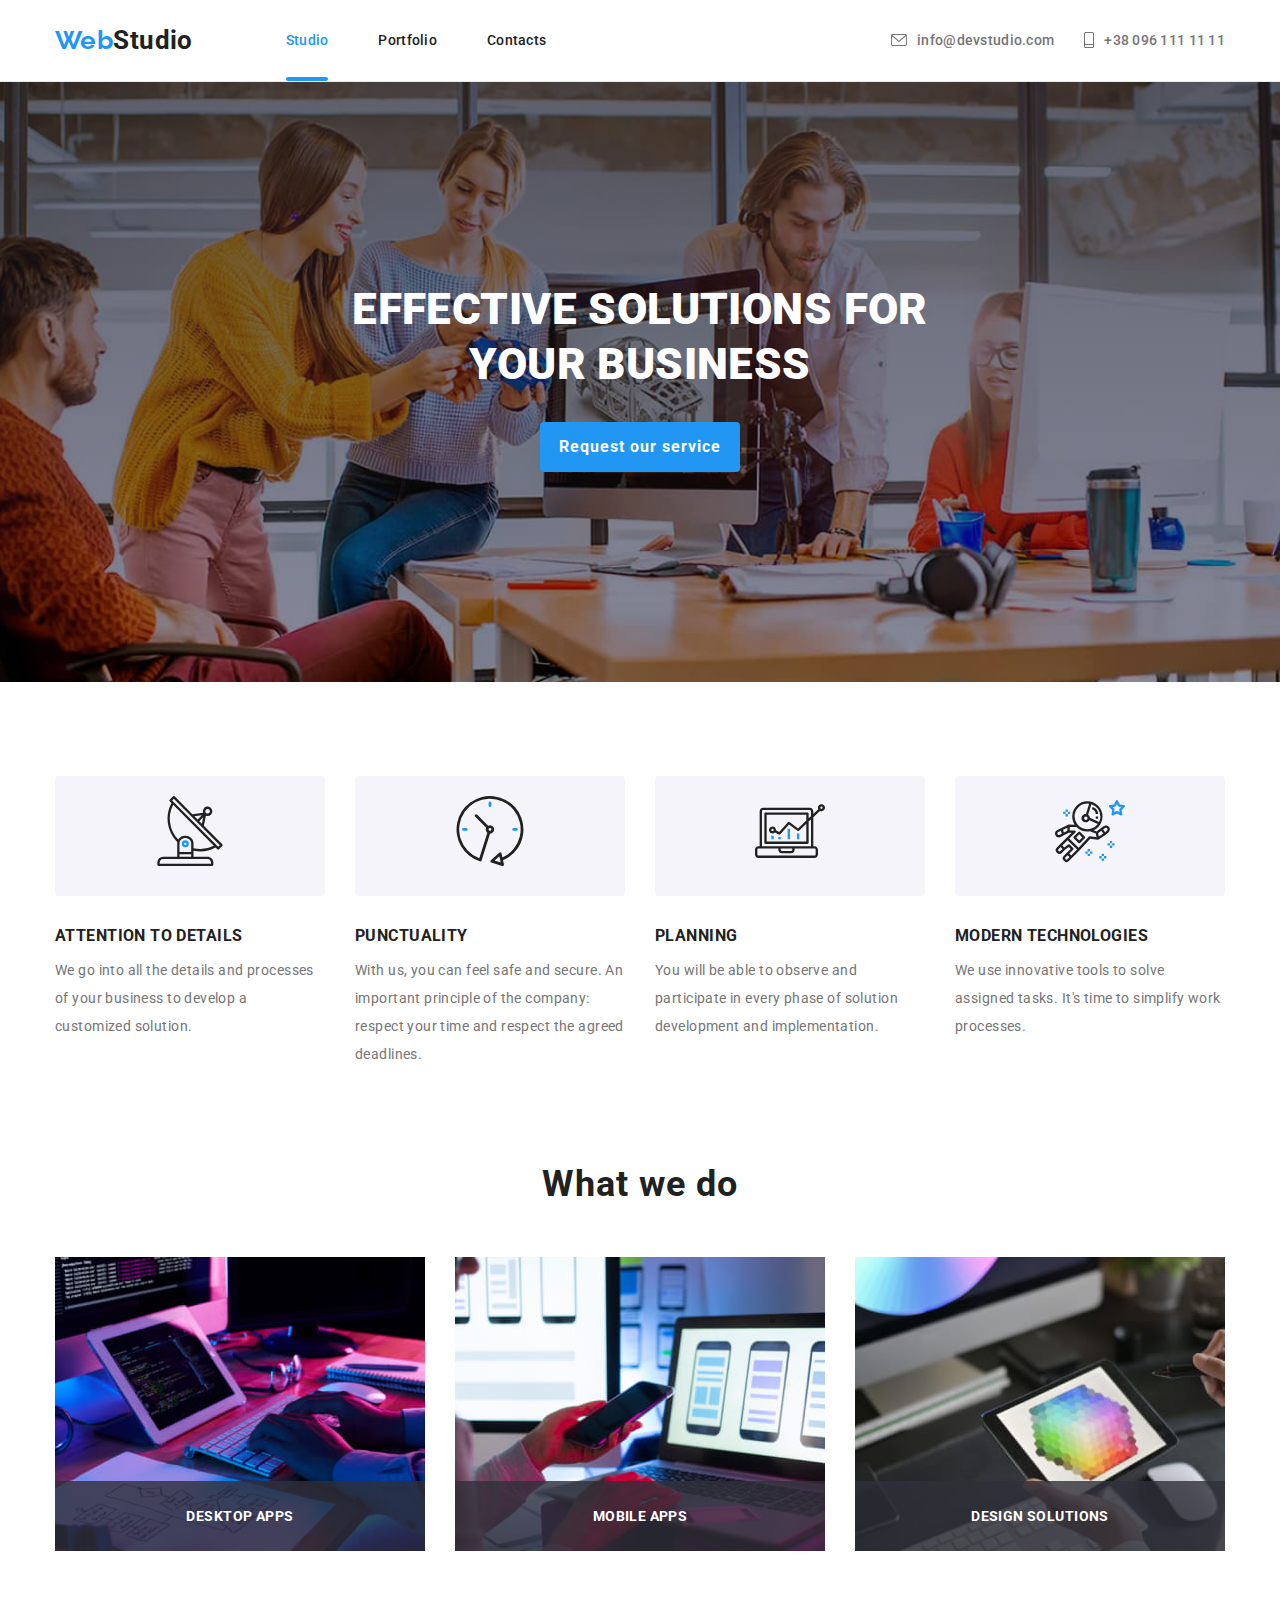
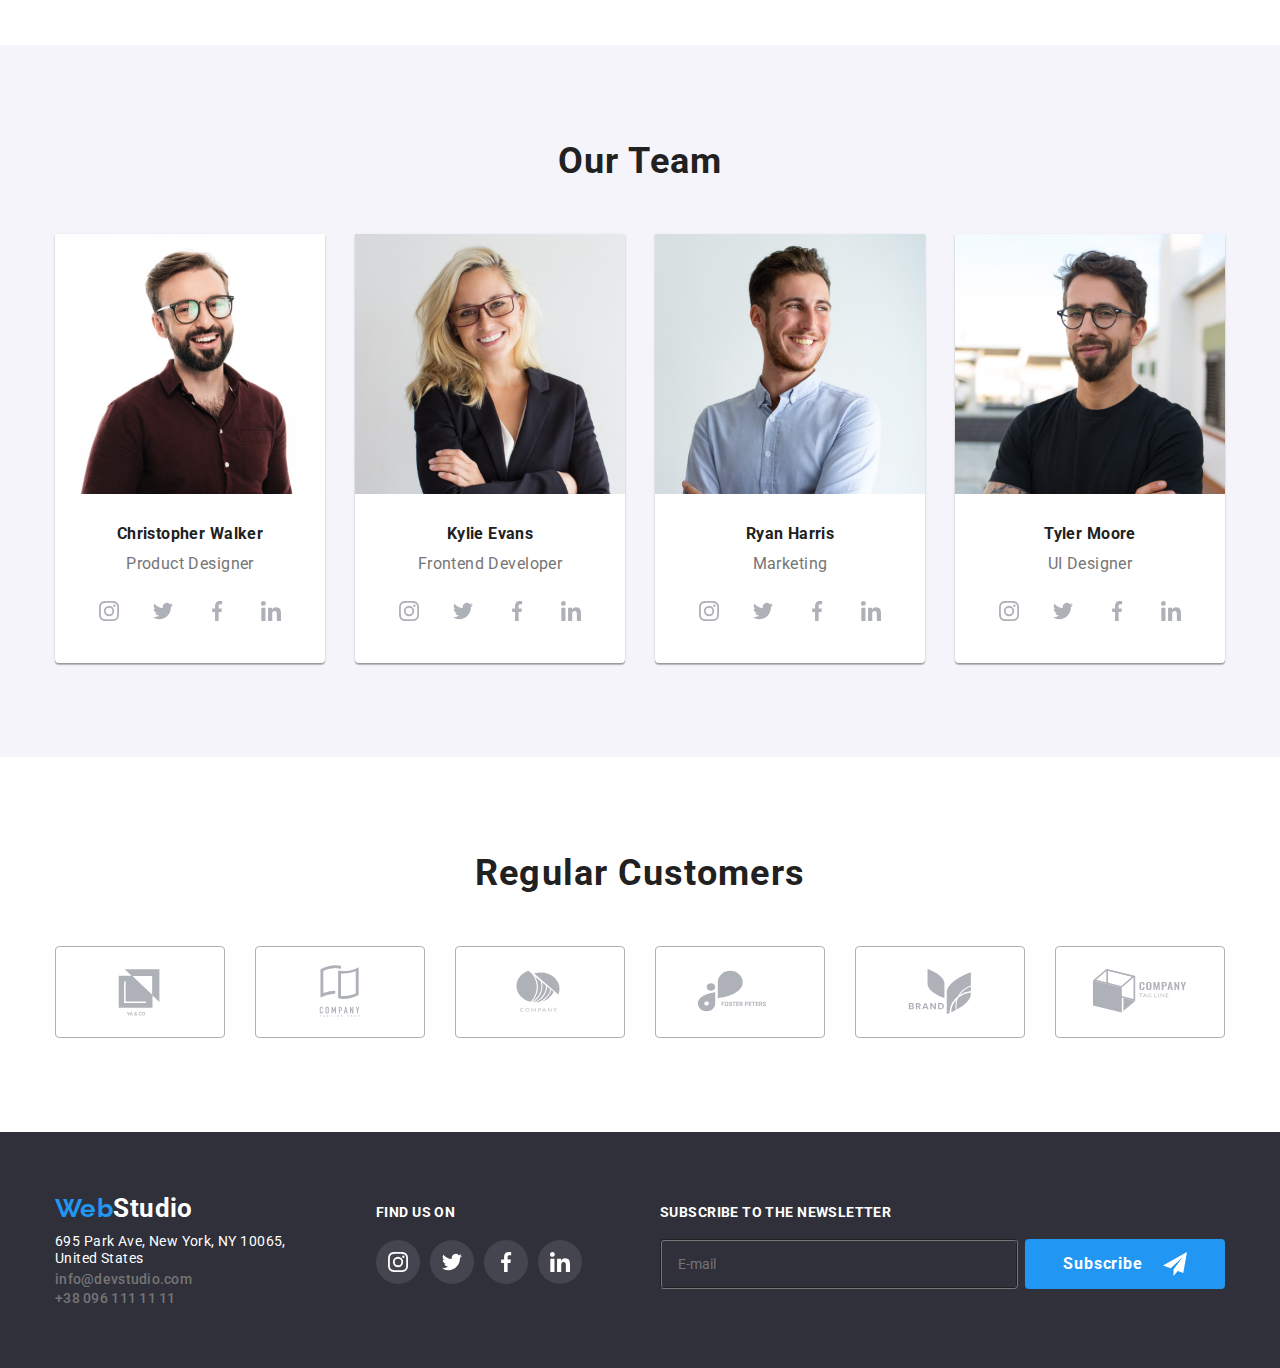
<file: index.html>
<!DOCTYPE html>
<html lang="en">
  <head>
    <meta charset="UTF-8" />
    <meta http-equiv="X-UA-Compatible" content="IE=edge" />
    <meta name="viewport" content="width=device-width, initial-scale=1.0" />
    <link rel="preconnect" href="https://fonts.googleapis.com" />
    <link rel="preconnect" href="https://fonts.gstatic.com" crossorigin />
    <link
      href="https://fonts.googleapis.com/css2?family=Raleway:wght@700&family=Roboto:wght@400;500;700;900&display=swap"
      rel="stylesheet"
    />
    <link rel="stylesheet" href=".//css/modern.normalize.css" />
    <link rel="stylesheet" href="./css/main.min.css" />

    <title>WebStudio</title>
  </head>
  <body>
    <header class="background-header">
      <div class="container header-container">
        <nav class="nav">
          <a class="logo" href="./index.html"
            ><p><span class="web">Web</span>Studio</p></a
          >
          <ul class="nav__menu">
            <li>
              <a class="nav__change-site" href="./index.html"
                ><span class="nav__studio">Studio</span></a
              >
            </li>

            <li>
              <a class="nav__change-site" href="./portfolio.html"
                ><span>Portfolio</span>
              </a>
            </li>
            <li>
              <a class="nav__change-site" href="#"> Contacts</a>
            </li>
          </ul>
        </nav>
        <ul class="nav-links">
          <li class="nav-links__mail">
            <a class="adress" href="info@devstudio.com" target="_blank">
              <svg class="nav-links__mail-icon" width="16" height="12">
                <use href="./images/icons.svg#icon-envelope"></use>
              </svg>
              info@devstudio.com
            </a>
          </li>

          <li class="nav-links__phone">
            <a class="adress" href="+380961111111" target="_blank"
              ><svg class="nav-links__phone-icon" width="10" height="16">
                <use href="./images/icons.svg#icon-phone"></use>
              </svg>
              +38 096 111 11 11</a
            >
          </li>
        </ul>
      </div>
    </header>
    <main>
      <section class="slider">
        <div class="container">
          <h1 class="slider__heading">EFFECTIVE SOLUTIONS FOR YOUR BUSINESS</h1>

          <button class="buttonjs" type="button" data-modal-open>
            Request our service
          </button>

          <div class="backdrop is-hidden" data-modal>
            <div class="modal">
              <button class="modal__btn" data-modal-close>
                <svg class="modal__btn-close">
                  <use href="./images/icons.svg#vector"></use>
                </svg>
              </button>

              <form class="my-form">
                <p class="my-form__text">
                  Leave your information and we'll call you back
                </p>

                <fieldset class="my-form__fieldset">
                  <label for="name" class="my-form__label">Name</label>
                  <svg class="my-form__modal-icon">
                    <use href="./images/icons.svg#name"></use>
                  </svg>
                  <input
                    class="my-form__input"
                    type="text"
                    id="name"
                    name="write your name"
                  />
                </fieldset>

                <fieldset class="my-form__fieldset">
                  <label for="telephone" class="my-form__label"
                    >Telephone</label
                  >
                  <svg class="my-form__modal-icon">
                    <use href="./images/icons.svg#modal-tel"></use>
                  </svg>
                  <input
                    class="my-form__input"
                    type="tel"
                    pattern="[0-9]{3}-[0-9]{3}-[0-9]{3}"
                    id="telephone"
                    name="write your phone"
                  />
                </fieldset>

                <fieldset class="my-form__fieldset">
                  <label for="email" class="my-form__label">E-mail</label>
                  <svg class="my-form__modal-icon">
                    <use href="./images/icons.svg#modal-mail"></use>
                  </svg>
                  <input
                    class="my-form__input"
                    type="email"
                    id="email"
                    name="write your email"
                  />
                </fieldset>

                <fieldset class="my-form__fieldset fieldset-comments">
                  <label for="comments" class="my-form__label">Comments</label>
                  <textarea
                    class="textarea-comment my-form__input"
                    placeholder="Enter the text"
                    id="comments"
                    name="comment"
                  ></textarea>
                </fieldset>

                <label class="checkbox">
                  <input type="checkbox" id="legal" />
                  <span class="checkmark"></span>
                  <span class="legal-checkbox">
                    I agree with the newsletter and accept the
                    <a class="modal-terms" href="#"> Terms</a> and
                    <a class="modal-terms" href="#"> Conditions</a>
                  </span>
                </label>
                <button class="buttonjs my-form__button" type="submit">
                  Send
                </button>
              </form>
            </div>
          </div>
        </div>
      </section>

      <section class="description">
        <div class="container">
          <ul class="description__list">
            <li>
              <div class="description__border-icon">
                <a href="#" class="description__focus">
                  <svg class="description__icon" width="70" height="70">
                    <use href="./images/icons.svg#icon-antenna"></use>
                  </svg>
                </a>
              </div>
              <h3 class="description__header">ATTENTION TO DETAILS</h3>
              <p>
                We go into all the details and processes of your business to
                develop a customized solution.
              </p>
            </li>

            <li>
              <div class="description__border-icon">
                <a href="#" class="description__focus">
                  <svg class="description__icon" width="70" height="70">
                    <use href="./images/icons.svg#icon-clock"></use>
                  </svg>
                </a>
              </div>
              <h3 class="description__header">PUNCTUALITY</h3>
              <p>
                With us, you can feel safe and secure. An important principle of
                the company: respect your time and respect the agreed deadlines.
              </p>
            </li>

            <li>
              <div class="description__border-icon">
                <a href="#" class="description__focus">
                  <svg class="description__icon" width="70" height="70">
                    <use href="./images/icons.svg#icon-diagram"></use>
                  </svg>
                </a>
              </div>
              <h3 class="description__header">PLANNING</h3>
              <p>
                You will be able to observe and participate in every phase of
                solution development and implementation.
              </p>
            </li>
            <li>
              <div class="description__border-icon">
                <a href="#" class="description__focus">
                  <svg class="description__icon" width="70" height="70">
                    <use href="./images/icons.svg#icon-astronaut"></use>
                  </svg>
                </a>
              </div>
              <h3 class="description__header">MODERN TECHNOLOGIES</h3>
              <p>
                We use innovative tools to solve assigned tasks. It's time to
                simplify work processes.
              </p>
            </li>
          </ul>
        </div>
      </section>

      <section class="section">
        <div class="container">
          <h2 class="section-headers">What we do</h2>
          <ul class="whatwedo">
            <li class="whatwedo__position">
              <a href="#" class="whatwedo__focus">
                <img
                  src="./images/tablet.jpg"
                  alt="person writing on computer"
                  height="294"
                />

                <p class="whatwedo__description">DESKTOP APPS</p>
              </a>
            </li>

            <li class="whatwedo__position">
              <a href="#" class="whatwedo__focus">
                <img
                  src="./images/laptop.jpg"
                  alt="person working on laptop"
                  height="294"
                />
                <p class="whatwedo__description">MOBILE APPS</p>
              </a>
            </li>
            <li class="whatwedo__position">
              <a href="#" class="whatwedo__focus">
                <img
                  src="./images/tabletmac.jpg"
                  alt="person working on tablet"
                  height="294"
                />
                <p class="whatwedo__description">DESIGN SOLUTIONS</p>
              </a>
            </li>
          </ul>
        </div>
      </section>

      <section class="team">
        <div class="container">
          <h2 class="section-headers">Our Team</h2>
          <ul class="team__photo">
            <li class="team__photo-border">
              <img
                src="./images/christopherwalker.jpg"
                alt="men in brown shirt"
                height="260"
              />

              <div class="team__padding">
                <p class="team__photo-header">
                  <strong>Christopher Walker</strong>
                </p>
                <p>Product Designer</p>

                <ul class="team__icon">
                  <li>
                    <a href="#" class="team__border-icon">
                      <svg width="20" height="20">
                        <use href="./images/icons.svg#icon-instagram"></use>
                      </svg>
                    </a>
                  </li>
                  <li>
                    <a href="#" class="team__border-icon">
                      <svg width="20" height="20">
                        <use href="./images/icons.svg#icon-twitter"></use>
                      </svg>
                    </a>
                  </li>
                  <li>
                    <a href="#" class="team__border-icon">
                      <svg width="20" height="20">
                        <use href="./images/icons.svg#icon-facebook"></use>
                      </svg>
                    </a>
                  </li>
                  <li>
                    <a href="#" class="team__border-icon">
                      <svg width="20" height="20">
                        <use href="./images/icons.svg#icon-linkedin"></use>
                      </svg>
                    </a>
                  </li>
                </ul>
              </div>
            </li>

            <li class="team__photo-border">
              <img
                src="./images/kylieevans.jpg"
                alt="women in blue shirt"
                height="260"
              />

              <div class="team__padding">
                <p class="team__photo-header">
                  <strong>Kylie Evans</strong>
                </p>
                <p>Frontend Developer</p>
                <ul class="team__icon">
                  <li>
                    <a href="#" class="team__border-icon">
                      <svg width="20" height="20">
                        <use href="./images/icons.svg#icon-instagram"></use>
                      </svg>
                    </a>
                  </li>
                  <li>
                    <a href="#" class="team__border-icon">
                      <svg width="20" height="20">
                        <use href="./images/icons.svg#icon-twitter"></use>
                      </svg>
                    </a>
                  </li>
                  <li>
                    <a href="#" class="team__border-icon">
                      <svg width="20" height="20">
                        <use href="./images/icons.svg#icon-facebook"></use>
                      </svg>
                    </a>
                  </li>
                  <li>
                    <a href="#" class="team__border-icon">
                      <svg width="20" height="20">
                        <use href="./images/icons.svg#icon-linkedin"></use>
                      </svg>
                    </a>
                  </li>
                </ul>
              </div>
            </li>
            <li class="team__photo-border">
              <img
                src="./images/ryanharris.jpg"
                alt="men in white shirt"
                height="260"
              />

              <div class="team__padding">
                <p class="team__photo-header">
                  <strong>Ryan Harris</strong>
                </p>
                <p>Marketing</p>
                <ul class="team__icon">
                  <li>
                    <a href="#" class="team__border-icon">
                      <svg width="20" height="20">
                        <use href="./images/icons.svg#icon-instagram"></use>
                      </svg>
                    </a>
                  </li>
                  <li>
                    <a href="#" class="team__border-icon">
                      <svg width="20" height="20">
                        <use href="./images/icons.svg#icon-twitter"></use>
                      </svg>
                    </a>
                  </li>
                  <li>
                    <a href="#" class="team__border-icon">
                      <svg width="20" height="20">
                        <use href="./images/icons.svg#icon-facebook"></use>
                      </svg>
                    </a>
                  </li>
                  <li>
                    <a href="#" class="team__border-icon">
                      <svg width="20" height="20">
                        <use href="./images/icons.svg#icon-linkedin"></use>
                      </svg>
                    </a>
                  </li>
                </ul>
              </div>
            </li>
            <li class="team__photo-border">
              <img
                src="./images/tylermoore.jpg"
                alt="men in black t-shirt"
                height="260"
              />

              <div class="team__padding">
                <p class="team__photo-header">
                  <strong>Tyler Moore</strong>
                </p>
                <p>UI Designer</p>
                <ul class="team__icon">
                  <li>
                    <a href="#" class="team__border-icon">
                      <svg width="20" height="20">
                        <use href="./images/icons.svg#icon-instagram"></use>
                      </svg>
                    </a>
                  </li>
                  <li>
                    <a href="#" class="team__border-icon">
                      <svg width="20" height="20">
                        <use href="./images/icons.svg#icon-twitter"></use>
                      </svg>
                    </a>
                  </li>
                  <li>
                    <a href="#" class="team__border-icon">
                      <svg width="20" height="20">
                        <use href="./images/icons.svg#icon-facebook"></use>
                      </svg>
                    </a>
                  </li>
                  <li>
                    <a href="#" class="team__border-icon">
                      <svg width="20" height="20">
                        <use href="./images/icons.svg#icon-linkedin"></use>
                      </svg>
                    </a>
                  </li>
                </ul>
              </div>
            </li>
          </ul>
        </div>
      </section>
    </main>
    <section class="section">
      <div class="container">
        <h2 class="section-headers">Regular Customers</h2>
        <ul class="regular-customer">
          <li>
            <a href="#" class="regular-customer__border">
              <svg class="regular-customer__icon" width="106" height="60">
                <use href="./images/icons.svg#icon-Logoone"></use>
              </svg>
            </a>
          </li>

          <li>
            <a href="#" class="regular-customer__border">
              <svg class="regular-customer__icon" width="106" height="60">
                <use href="./images/icons.svg#icon-Logotwo"></use>
              </svg>
            </a>
          </li>

          <li>
            <a href="#" class="regular-customer__border">
              <svg class="regular-customer__icon" width="106" height="60">
                <use href="./images/icons.svg#icon-Logothree"></use>
              </svg>
            </a>
          </li>

          <li>
            <a href="#" class="regular-customer__border">
              <svg class="regular-customer__icon" width="106" height="60">
                <use href="./images/icons.svg#icon-Logofour"></use>
              </svg>
            </a>
          </li>

          <li>
            <a href="#" class="regular-customer__border">
              <svg class="regular-customer__icon" width="106" height="60">
                <use href="./images/icons.svg#icon-Logofive"></use>
              </svg>
            </a>
          </li>

          <li>
            <a href="#" class="regular-customer__border">
              <svg class="regular-customer__icon" width="106" height="60">
                <use href="./images/icons.svg#icon-Logosix"></use>
              </svg>
            </a>
          </li>
        </ul>
      </div>
    </section>
    <div class="footer">
      <div class="container">
        <footer class="footer__container">
          <div class="footer__contacts">
            <a href="./index.html" class="logo"
              ><p><span class="web">Web</span>Studio</p></a
            >

            <p class="footer__adress">
              695 Park Ave, New York, NY 10065, United States
            </p>
            <address>
              <div class="footer__adress-links">
                <a class="adress" href="info@devstudio.com" target="_blank"
                  >info@devstudio.com
                </a>
              </div>
              <div class="footer__adress-number">
                <a class="adress" href="+380961111111" target="_blank"
                  >+38 096 111 11 11</a
                >
              </div>
            </address>
          </div>
          <div class="socials">
            <p class="socials__header">FIND US ON</p>
            <ul class="socials__list">
              <li>
                <a href="#" class="socials__border-icon">
                  <svg width="20" height="20">
                    <use href="./images/icons.svg#icon-instagram"></use>
                  </svg>
                </a>
              </li>
              <li>
                <a href="#" class="socials__border-icon">
                  <svg width="20" height="20">
                    <use href="./images/icons.svg#icon-twitter"></use>
                  </svg>
                </a>
              </li>
              <li>
                <a href="#" class="socials__border-icon">
                  <svg width="20" height="20">
                    <use href="./images/icons.svg#icon-facebook"></use>
                  </svg>
                </a>
              </li>
              <li>
                <a href="#" class="socials__border-icon">
                  <svg width="20" height="20">
                    <use href="./images/icons.svg#icon-linkedin"></use>
                  </svg>
                </a>
              </li>
            </ul>
          </div>
          <form class="newsletter">
            <label class="socials__header" for="newsletter"
              >SUBSCRIBE TO THE NEWSLETTER</label
            >

            <fieldset class="newsletter__fieldset">
              <input
                class="newsletter__input"
                id="newsletter"
                type="email"
                placeholder="E-mail"
                name="write your email"
              />
            </fieldset>
            <button class="newsletter__button buttonjs" type="submit">
              Subscribe
              <svg width="24px" height="24px">
                <use href="./images/icons.svg#icon-send"></use>
              </svg>
            </button>
          </form>
        </footer>
      </div>
    </div>
    <script src="./js/modal.js"></script>
  </body>
</html>
</file>
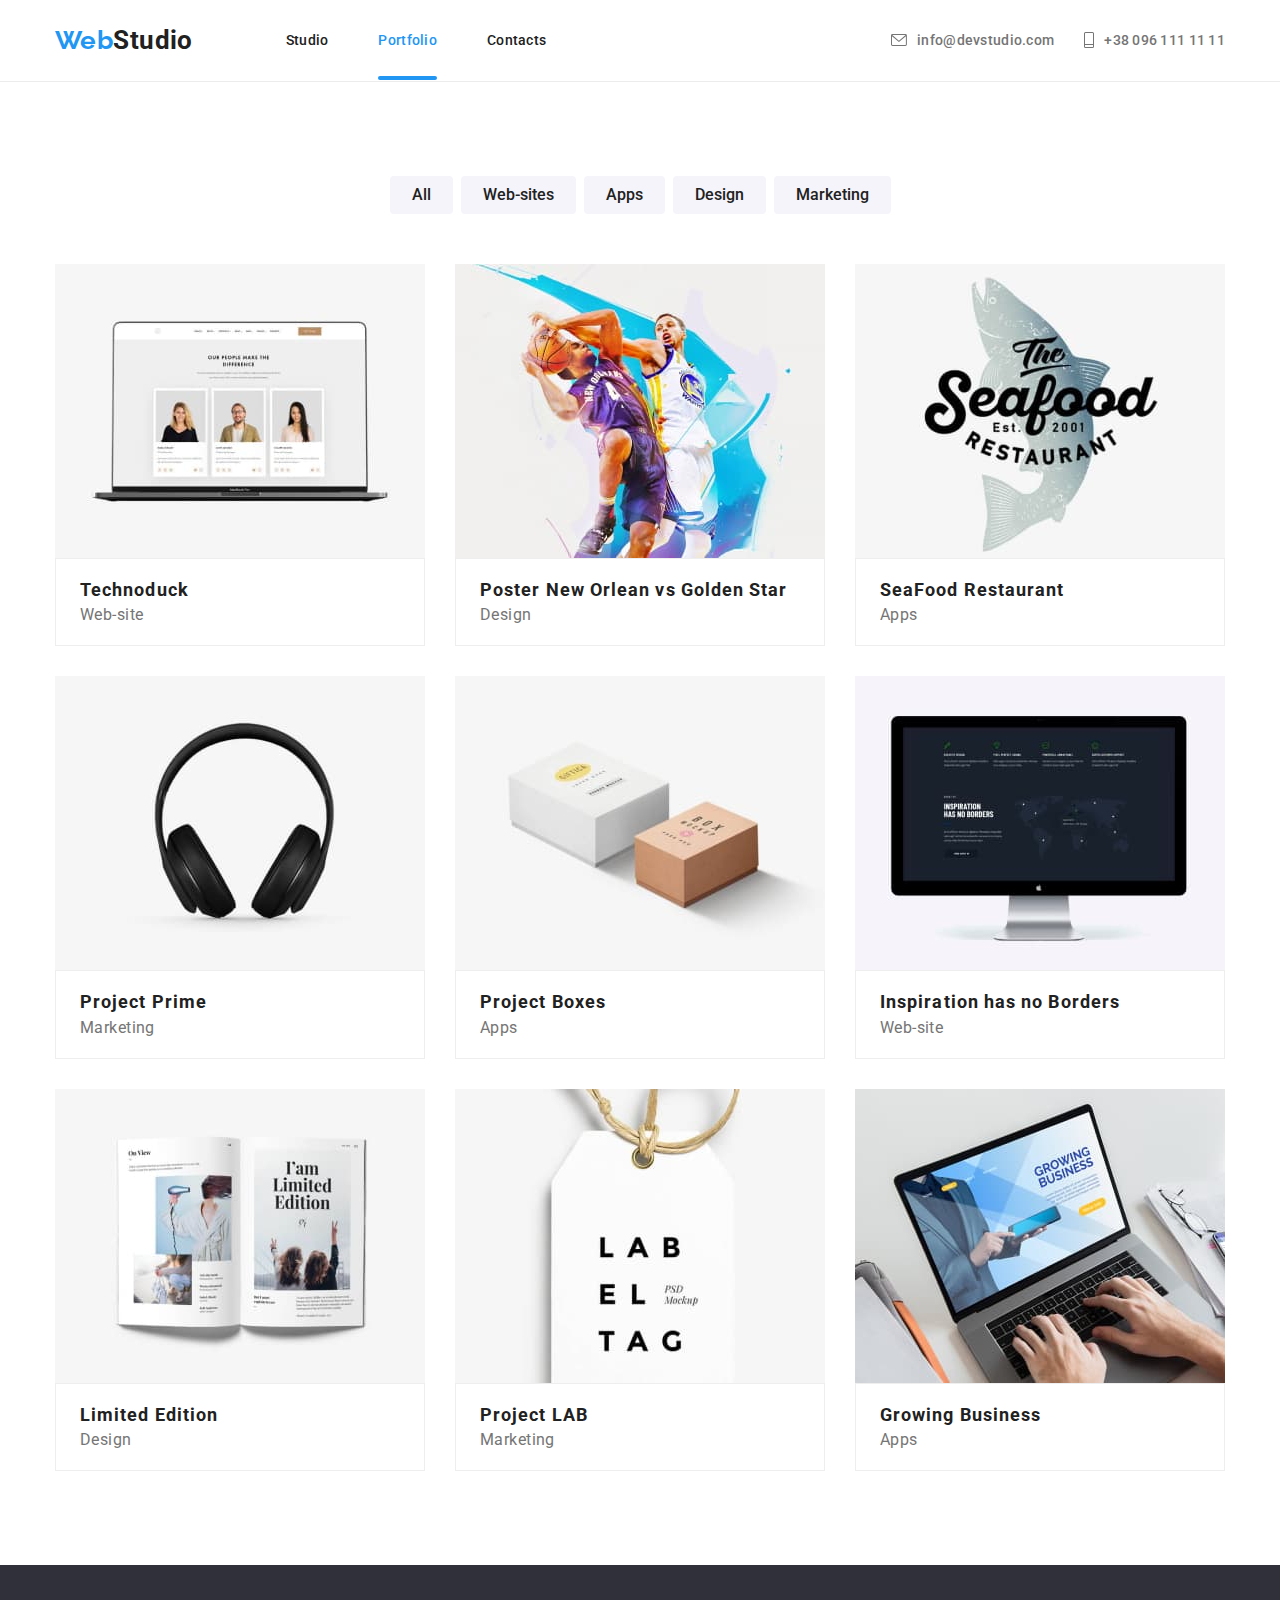
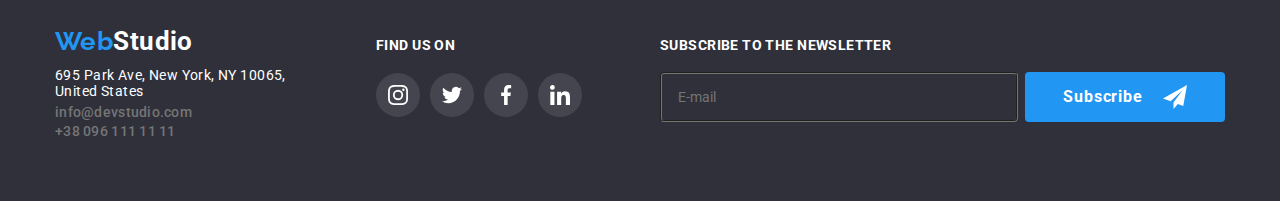
<file: portfolio.html>
<!DOCTYPE html>
<html lang="en">
  <head>
    <meta charset="UTF-8" />
    <meta http-equiv="X-UA-Compatible" content="IE=edge" />
    <meta name="viewport" content="width=device-width, initial-scale=1.0" />
    <link rel="preconnect" href="https://fonts.googleapis.com" />
    <link rel="preconnect" href="https://fonts.gstatic.com" crossorigin />
    <link
      href="https://fonts.googleapis.com/css2?family=Raleway:wght@700&family=Roboto:wght@400;500;700;900&display=swap"
      rel="stylesheet"
    />
    <link rel="stylesheet" href="./css/modern.normalize.css" />
    <link rel="stylesheet" href="./css/main.min.css" />

    <title>WebStudio</title>
  </head>
  <body>
    <header class="background-header">
      <div class="container header-container">
        <nav class="nav">
          <a class="logo" href="./index.html"
            ><p><span class="web">Web</span>Studio</p></a
          >
          <ul class="nav__menu">
            <li>
              <a class="nav__change-site" href="./index.html">Studio</a>
            </li>

            <li>
              <a class="nav__change-site" href="./portfolio.html"
                ><span class="nav__portfolio">Portfolio</span>
              </a>
            </li>
            <li>
              <a class="nav__change-site" href="#"> Contacts</a>
            </li>
          </ul>
        </nav>
        <ul class="nav-links">
          <li class="nav-links__mail">
            <a class="adress" href="info@devstudio.com" target="_blank">
              <svg class="nav-links__mail-icon" width="16" height="12">
                <use href="./images/icons.svg#icon-envelope"></use>
              </svg>
              info@devstudio.com
            </a>
          </li>

          <li class="nav-links__phone">
            <a class="adress" href="+380961111111" target="_blank"
              ><svg class="nav-links__phone-icon" width="10" height="16">
                <use href="./images/icons.svg#icon-phone"></use>
              </svg>
              +38 096 111 11 11</a
            >
          </li>
        </ul>
      </div>
    </header>
    <main>
      <section class="section">
        <div class="container">
          <ul class="buttons-panel">
            <li><button type="button" class="button">All</button></li>
            <li>
              <button type="button" class="button">Web-sites</button>
            </li>
            <li><button type="button" class="button">Apps</button></li>
            <li><button type="button" class="button">Design</button></li>
            <li>
              <button type="button" class="button">Marketing</button>
            </li>
          </ul>

          <ul class="products">
            <li class="products__border">
              <a href="#" class="products__overlay">
                <div class="products__overlay-border">
                  <div class="products__overlay-photo">
                    <p class="products__overlay-text">
                      Technoduck is a state-of-the-art coronavirus distribution
                      platform. Companies use this platform for digital
                      espionage and attacks on competitors' secure servers.
                    </p>
                  </div>
                  <img
                    src="./images/tehnoduck.jpg"
                    alt="black laptop with open website"
                  />
                </div>
                <div class="products__margin">
                  <h6 class="products__header">Technoduck</h6>
                  <p>Web-site</p>
                </div>
              </a>
            </li>

            <li class="products__border">
              <a href="#" class="products__overlay">
                <div class="products__overlay-border">
                  <div class="products__overlay-photo">
                    <p class="products__overlay-text">
                      Technoduck is a state-of-the-art coronavirus distribution
                      platform. Companies use this platform for digital
                      espionage and attacks on competitors' secure servers.
                    </p>
                  </div>
                  <img
                    src="./images/basketballposter.jpg"
                    alt="Poster New Orlean vs Golden Star"
                  />
                </div>
                <div class="products__margin">
                  <h6 class="products__header">
                    Poster New Orlean vs Golden Star
                  </h6>
                  <p>Design</p>
                </div>
              </a>
            </li>

            <li class="products__border">
              <a href="#" class="products__overlay">
                <div class="products__overlay-border">
                  <div class="products__overlay-photo">
                    <p class="products__overlay-text">
                      Technoduck is a state-of-the-art coronavirus distribution
                      platform. Companies use this platform for digital
                      espionage and attacks on competitors' secure servers.
                    </p>
                  </div>
                  <img
                    src="./images/seafood.jpg"
                    alt="sea food restaurant logo with blue fish"
                  />
                </div>
                <div class="products__margin">
                  <h6 class="products__header">SeaFood Restaurant</h6>
                  <p>Apps</p>
                </div>
              </a>
            </li>

            <li class="products__border">
              <a href="#" class="products__overlay">
                <div class="products__overlay-border">
                  <div class="products__overlay-photo">
                    <p class="products__overlay-text">
                      Technoduck is a state-of-the-art coronavirus distribution
                      platform. Companies use this platform for digital
                      espionage and attacks on competitors' secure servers.
                    </p>
                  </div>
                  <img src="./images/projectprime.jpg" alt="black headphones" />
                </div>
                <div class="products__margin">
                  <h6 class="products__header">Project Prime</h6>
                  <p>Marketing</p>
                </div>
              </a>
            </li>

            <li class="products__border">
              <a href="#" class="products__overlay">
                <div class="products__overlay-border">
                  <div class="products__overlay-photo">
                    <p class="products__overlay-text">
                      Technoduck is a state-of-the-art coronavirus distribution
                      platform. Companies use this platform for digital
                      espionage and attacks on competitors' secure servers.
                    </p>
                  </div>
                  <img
                    src="./images/projectboxes.jpg"
                    alt="white and bronw boxes"
                  />
                </div>
                <div class="products__margin">
                  <h6 class="products__header">Project Boxes</h6>
                  <p>Apps</p>
                </div>
              </a>
            </li>

            <li class="products__border">
              <a href="#" class="products__overlay">
                <div class="products__overlay-border">
                  <div class="products__overlay-photo">
                    <p class="products__overlay-text">
                      Technoduck is a state-of-the-art coronavirus distribution
                      platform. Companies use this platform for digital
                      espionage and attacks on competitors' secure servers.
                    </p>
                  </div>
                  <img
                    src="./images/inspiration.jpg"
                    alt="white monitor with open app"
                  />
                </div>
                <div class="products__margin">
                  <h6 class="products__header">Inspiration has no Borders</h6>
                  <p>Web-site</p>
                </div>
              </a>
            </li>

            <li class="products__border">
              <a href="#" class="products__overlay">
                <div class="products__overlay-border">
                  <div class="products__overlay-photo">
                    <p class="products__overlay-text">
                      Technoduck is a state-of-the-art coronavirus distribution
                      platform. Companies use this platform for digital
                      espionage and attacks on competitors' secure servers.
                    </p>
                  </div>
                  <img
                    src="./images/limited.jpg"
                    alt="open book in middle page"
                  />
                </div>
                <div class="products__margin">
                  <h6 class="products__header">Limited Edition</h6>
                  <p>Design</p>
                </div>
              </a>
            </li>

            <li class="products__border">
              <a href="#" class="products__overlay">
                <div class="products__overlay-border">
                  <div class="products__overlay-photo">
                    <p class="products__overlay-text">
                      Technoduck is a state-of-the-art coronavirus distribution
                      platform. Companies use this platform for digital
                      espionage and attacks on competitors' secure servers.
                    </p>
                  </div>
                  <img
                    src="./images/projectlab.jpg"
                    alt="
            white label with the words Lable Tag"
                  />
                </div>
                <div class="products__margin">
                  <h6 class="products__header">Project LAB</h6>
                  <p>Marketing</p>
                </div>
              </a>
            </li>

            <li class="products__border">
              <a href="#" class="products__overlay">
                <div class="products__overlay-border">
                  <div class="products__overlay-photo">
                    <p class="products__overlay-text">
                      Technoduck is a state-of-the-art coronavirus distribution
                      platform. Companies use this platform for digital
                      espionage and attacks on competitors' secure servers.
                    </p>
                  </div>
                  <img
                    src="./images/growing.jpg"
                    alt="person writing something on laptop"
                  />
                </div>
                <div class="products__margin">
                  <h6 class="products__header">Growing Business</h6>
                  <p>Apps</p>
                </div>
              </a>
            </li>
          </ul>
        </div>
      </section>
    </main>
    <div class="footer">
      <div class="container">
        <footer class="footer__container">
          <div class="footer__contacts">
            <a href="./index.html" class="logo"
              ><p><span class="web">Web</span>Studio</p></a
            >

            <p class="footer__adress">
              695 Park Ave, New York, NY 10065, United States
            </p>
            <address>
              <div class="footer__adress-links">
                <a class="adress" href="info@devstudio.com" target="_blank"
                  >info@devstudio.com
                </a>
              </div>
              <div class="footer__adress-number">
                <a class="adress" href="+380961111111" target="_blank"
                  >+38 096 111 11 11</a
                >
              </div>
            </address>
          </div>

          <div class="socials">
            <p class="socials__header">FIND US ON</p>
            <ul class="socials__list">
              <li>
                <a href="#" class="socials__border-icon">
                  <svg width="20" height="20">
                    <use href="./images/icons.svg#icon-instagram"></use>
                  </svg>
                </a>
              </li>
              <li>
                <a href="#" class="socials__border-icon">
                  <svg width="20" height="20">
                    <use href="./images/icons.svg#icon-twitter"></use>
                  </svg>
                </a>
              </li>
              <li>
                <a href="#" class="socials__border-icon">
                  <svg width="20" height="20">
                    <use href="./images/icons.svg#icon-facebook"></use>
                  </svg>
                </a>
              </li>
              <li>
                <a href="#" class="socials__border-icon">
                  <svg width="20" height="20">
                    <use href="./images/icons.svg#icon-linkedin"></use>
                  </svg>
                </a>
              </li>
            </ul>
          </div>
          <form class="newsletter">
            <label class="socials__header" for="newsletter"
              >SUBSCRIBE TO THE NEWSLETTER</label
            >

            <fieldset class="newsletter__fieldset">
              <input
                class="newsletter__input"
                id="newsletter"
                type="email"
                placeholder="E-mail"
                name="write your email"
              />
            </fieldset>
            <button class="newsletter__button buttonjs" type="submit">
              Subscribe
              <svg width="24px" height="24px">
                <use href="./images/icons.svg#icon-send"></use>
              </svg>
            </button>
          </form>
        </footer>
      </div>
    </div>
  </body>
</html>
</file>
<file: css/main.min.css>
:root{--white: #ffffff;--black: #212121;--grey: #757575;--darkblue: #2f303a;--lightgrey: #f5f4fa;--lightblue: #2196f3;--client-borders: #afb1b8;--social-links-footer: rgba(255, 255, 255, 0.1);--cubic-bezier: 250ms cubic-bezier(0.4, 0, 0.2, 1);--buttons-shadow: 0px 3px 1px rgba(0, 0, 0, 0.1), 0px 1px 2px rgba(0, 0, 0, 0.08), 0px 2px 2px rgba(0, 0, 0, 0.12)}body{font-family:"Roboto",sans-serif;color:var(--black);background-color:var(--white);font-size:14px;letter-spacing:.03em}*,*::after,*::before{margin:0;padding:0}ul{list-style:none;padding-left:0}img{display:block;max-width:100%;height:auto}.container{width:1200px;margin:0 auto;padding:0 15px}.section{padding-top:94px;padding-bottom:94px}.section-headers{font-weight:700;font-size:36px;line-height:1.25;text-align:center;letter-spacing:.03em;color:var(--black);margin-bottom:50px}.backdrop{position:fixed;display:flex;left:0;top:0;width:100%;height:100%;background-color:rgba(0,0,0,.5);transition:transform var(--cubic-bezier);z-index:2}.is-hidden{transform:translateY(-100%)}.slider{background-size:cover;max-width:1600px;height:600px;background-image:linear-gradient(rgba(47, 48, 58, 0.4), rgba(255, 255, 255, 0)),url(../images/mainwallpaper.jpg);background-repeat:no-repeat;background-position:center;background-color:var(--client-borders);margin:0 auto;padding:200px 0}.slider__heading{font-family:inherit;font-weight:900;font-size:44px;line-height:1.25;text-align:center;color:var(--white);width:696px;margin:0 auto}.modal{position:absolute;top:50%;left:50%;transform:translate(-50%, -50%);width:538px;height:581px;background-color:var(--white);padding:40px}.modal__btn{position:absolute;top:8px;right:8px;display:flex;width:30px;height:30px;cursor:pointer;align-items:center;justify-content:center;border-radius:50%;border:1px solid var(--client-borders);background-color:var(--white)}.modal__btn-close{width:11px;height:11px}.my-form__text{font-weight:700;font-size:20px;text-align:center}.checkbox{position:relative;display:flex;color:var(--grey);line-height:1.69;margin-top:20px;justify-content:flex-end}.checkbox input{position:absolute;width:0;height:0;opacity:0}.legal-checkbox{display:flex;gap:7px}.checkbox .checkmark{top:4px;left:0;position:absolute;width:16px;height:15px;border:2px solid var(--black);border-radius:2px;cursor:pointer}.checkmark::after{content:"";left:3px;top:-2px;width:6px;height:10px;border:2px solid var(--white);position:absolute;transform:rotate(45deg);border-width:0 2px 2px 0;display:none}.checkbox input:checked~.checkmark::after{display:block}.checkbox input:checked~.checkmark{background-color:var(--lightblue);border-color:var(--lightblue)}.modal-terms{color:var(--lightblue)}.form-button{margin-top:30px;transition:box-shadow var(--cubic-bezier)}.form-button:hover,.form-button:focus{box-shadow:var(--buttons-shadow)}.logo{font-family:inherit;font-weight:700;font-size:26px;line-height:1.25;text-decoration:none;letter-spacing:inherit;color:inherit}.web{font-family:"Raleway";font-weight:700;font-size:26px;letter-spacing:inherit;color:var(--lightblue)}.adress{display:flex;align-items:center;font-family:inherit;font-style:normal;font-weight:500;font-size:inherit;line-height:1.25;letter-spacing:.02em;color:var(--grey);text-decoration:none;transition:color var(--cubic-bezier)}.adress:hover,.adress:focus{color:var(--lightblue)}.background-header{box-sizing:border-box;border-bottom:1px solid #ececec;padding:24px 0}.header-container{display:flex;align-items:center}.nav__menu{display:flex;align-items:center;gap:50px;margin-left:93px}.nav__change-site{font-family:inherit;color:inherit;font-weight:500;font-size:14px;line-height:1.25;letter-spacing:.02em;text-decoration:none;position:relative;transition:color var(--cubic-bezier)}.nav__change-site:hover{color:var(--lightblue)}.nav__studio{position:relative;color:var(--lightblue)}.nav__studio::after{content:"";width:100%;height:4px;position:absolute;bottom:-33px;right:0;background-color:var(--lightblue);border-radius:2px}.nav__portfolio{position:relative;color:var(--lightblue)}.nav__portfolio::after{content:"";width:100%;height:4px;position:absolute;bottom:-2rem;right:0;background-color:var(--lightblue);border-radius:2px}.nav{display:flex;align-items:center}.nav-links{display:flex;align-items:center;gap:30px;margin-left:auto}.nav-links__mail{fill:var(--grey);transition:var(--cubic-bezier)}.nav-links__mail:hover{fill:var(--lightblue)}.nav-links__mail-icon{fill:currentColor;margin-right:10px}.nav-links__phone{fill:var(--grey);transition:var(--cubic-bezier)}.nav-links__phone:hover{fill:var(--lightblue)}.nav-links__phone-icon{fill:currentColor;margin-right:10px}.buttonjs{display:block;background:none;color:inherit;font:inherit;font-family:inherit;cursor:pointer;padding:15px 0;margin:0 auto;min-width:200px;background-color:var(--lightblue);font-weight:700;font-size:16px;line-height:1.25;text-align:center;letter-spacing:.06em;color:var(--white);border:none;border-radius:4px;margin-top:30px}.my-form__fieldset{display:flex;position:relative;margin-top:30px;border-radius:6px;height:40px;align-items:center;margin-block:28px;border:1px solid var(--grey);cursor:pointer;transition:border-color var(--cubic-bezier)}.fieldset-comments{position:relative;height:120px;margin-bottom:0}.textarea-comment{position:absolute;height:100%;width:100%;resize:none;padding:12px 16px}.fieldset-comments:has(textarea:focus){border-color:var(--lightblue)}.my-form__input{display:block;width:100%}.my-form__fieldset:has(input:focus){border-color:var(--lightblue)}.my-form__fieldset:has(input:focus) .my-form__modal-icon{fill:var(--lightblue)}.my-form .my-form__input{border:0;background-color:rgba(0,0,0,0);cursor:pointer;color:var(--grey);transition:border-color var(--cubic-bezier)}.my-form .my-form__input:focus{outline:0;border-color:var(--lightblue)}.my-form__label .my-form__fieldset{font-size:12px;letter-spacing:.01em;line-height:1.69}.my-form .my-form__label{position:absolute;top:-20px}.my-form__label{color:var(--grey)}.my-form .my-form__modal-icon{width:18px;height:18px;margin:0 10px;transition:fill var(--cubic-bezier)}.my-form .my-form__modal-icon:focus{fill:var(--lightblue)}.description{padding-top:94px}.description__border-icon{display:flex;justify-content:space-between;align-items:center;width:270px;height:120px;background-color:var(--lightgrey);border-radius:4px}.description__icon{justify-content:center;margin:0 100px}.description__header{font-weight:700;line-height:1.25;color:var(--black);margin-bottom:10px;margin-top:30px}.description__list{display:flex;justify-content:space-between;text-align:start;gap:30px;line-height:2em;color:var(--grey)}.description__focus{text-decoration:none;color:inherit}.description__focus:focus{text-decoration:none;color:inherit}.whatwedo{display:flex;flex-wrap:wrap;justify-content:space-between;align-items:center;gap:30px}.whatwedo__position{position:relative}.whatwedo__description{display:flex;position:absolute;background:rgba(47,48,58,.8);justify-content:center;align-items:center;width:100%;height:70px;bottom:0;color:var(--white);font-weight:700;font-size:inherit}.whatwedo__focus:focus{text-decoration:none}.team{background-color:var(--lightgrey);padding:94px 0}.team__padding{padding:30px 0}.team__photo{display:flex;gap:30px;text-align:center;font-size:16px;line-height:1.25;color:var(--grey);flex-wrap:wrap}.team__photo-border{width:270px;background-color:var(--white);box-shadow:0px 1px 3px rgba(0,0,0,.12),0px 1px 1px rgba(0,0,0,.14),0px 2px 1px rgba(0,0,0,.2);border-radius:0px 0px 4px 4px}.team__icon{margin-top:15px;display:flex;justify-content:center;gap:10px}.team__border-icon{display:flex;justify-content:center;align-items:center;width:44px;height:44px;border-radius:50px;fill:var(--client-borders);transition:fill var(--cubic-bezier),background-color var(--cubic-bezier)}.team__border-icon:hover,.team__border-icon:focus{background-color:var(--lightblue);fill:var(--white)}.team__photo-header{font-size:16px;font-weight:500;line-height:1.25;letter-spacing:inherit;color:var(--black);align-items:center;margin-bottom:10px}.regular-customer{display:flex;flex-direction:row;flex-wrap:wrap;gap:30px}.regular-customer__border{display:flex;justify-content:center;align-items:center;width:170px;height:92px;border:1px solid currentColor;color:var(--client-borders);border-radius:4px;transition:color var(--cubic-bezier)}.regular-customer__icon{fill:currentColor}.regular-customer__border:hover,.regular-customer__border:focus{color:var(--lightblue)}.footer{background-color:var(--darkblue)}.footer-contacts{display:block}.footer__container{display:flex;color:var(--white);padding:60px 0;align-items:baseline}.footer__adress{max-width:251px;margin-top:9px}.footer__adress-links{max-width:151px;margin-top:5px}.footer__adress-number{margin-top:2px}.socials__list{display:flex;gap:10px;fill:var(--white)}.socials__header{font-weight:700;margin-bottom:20px}.socials{margin-left:70px}.socials__border-icon{left:0;display:flex;align-items:center;justify-content:center;width:44px;height:44px;border-radius:44px;background-color:var(--social-links-footer);transition:background-color var(--cubic-bezier);fill:var(--white)}.socials__border-icon:hover,.socials__border-icon:focus{background-color:var(--lightblue)}.newsletter{display:flex;position:relative;margin-left:78px}.newsletter__fieldset{position:absolute;display:flex;width:358px;height:50px;border-color:var(--grey);border-radius:4px;margin-top:35px}.newsletter__input{background-color:rgba(0,0,0,0);cursor:pointer;border:0;outline:0;color:var(--grey);margin-left:16px}.newsletter__button{position:absolute;display:flex;justify-content:center;align-items:center;height:50px;gap:20px;margin-top:35px;margin-left:365px;transition:box-shadow var(--cubic-bezier)}.newsletter__button:hover,.newsletter__button:focus{box-shadow:var(--buttons-shadow)}.buttons-panel{display:flex;justify-content:center;margin-bottom:50px;gap:8px}.button{background-color:var(--lightgrey);color:var(--black);padding:6px 22px;line-height:1.63;cursor:pointer;border-radius:4px;border:none;font-size:16px;font-weight:500;transition:background-color var(--cubic-bezier),color var(--cubic-bezier),box-shadow var(--cubic-bezier)}.button:hover,.button:focus{background-color:var(--lightblue);color:var(--white);box-shadow:var(--buttons-shadow)}.products{display:flex;flex-wrap:wrap;gap:30px;font-size:16px;line-height:1.25;letter-spacing:inherit;color:var(--grey)}.products__header{font-weight:700;font-size:18px;line-height:1.25;letter-spacing:.06em;color:var(--black);margin-bottom:4px}.products__border{width:370px;flex-basis:calc((100% - 60px)/3);transition:var(--cubic-bezier)}.products__margin{padding:20px 24px;border:1px solid #eee}.products__overlay-border{position:relative;overflow:hidden}.products__overlay-photo{width:100%;height:110%;background-color:var(--lightblue);position:absolute;transform:translateY(100%);transition:transform var(--cubic-bezier);opacity:90%}.products__overlay{display:block;text-decoration:none;color:inherit;transition:box-shadow var(--cubic-bezier)}.products__overlay:hover{box-shadow:5px 1px 6px 1px rgba(0,0,0,.3)}.products__overlay:focus{box-shadow:5px 1px 6px 1px rgba(0,0,0,.3)}.products__overlay:hover .products__overlay-photo{transform:translateY(0)}.products__overlay:focus .products__overlay-photo{transform:translateY(0)}.products__overlay-text{font-size:18px;color:var(--white);padding:63px 24px 91px 24px}/*# sourceMappingURL=main.min.css.map */
</file>
